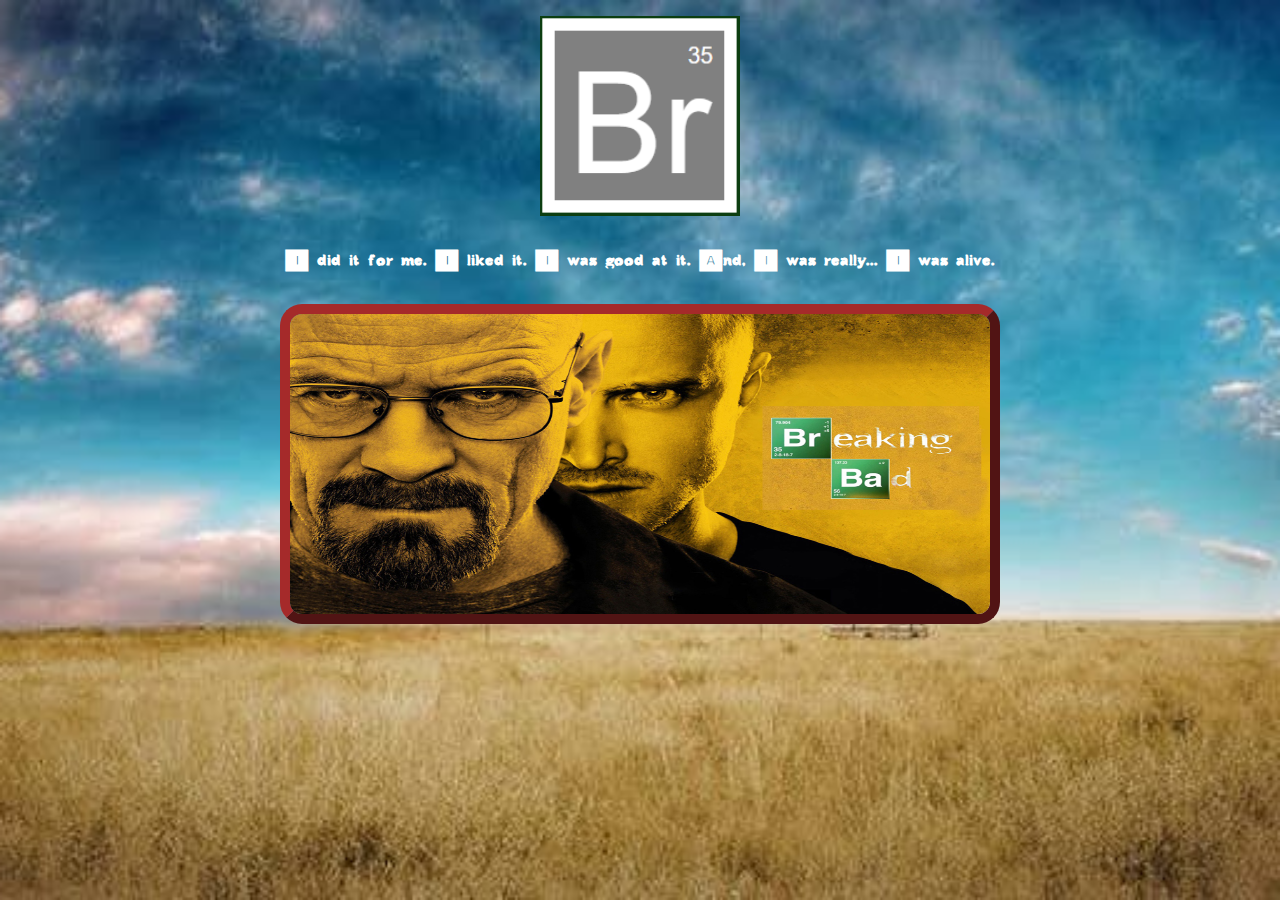
<file: index.html>
<!DOCTYPE html>
<html lang="en">

<head>
    <meta charset="UTF-8">
    <meta name="viewport" content="width=device-width, initial-scale=1.0">
    <link rel="stylesheet" href="CSS/style.css">
    <link rel="shortcut icon" href="img/icon.png" type="image/x-icon">

    <title>Breaking Bad</title>
</head>

<body class="index">
    <div class="logo"></div>
    <h1 id="frase1">I did it for me. I liked it. I was good at it. And, I was really... I was alive.</h1>
    <div class="padding_contenedor">
        <img src="img/poster.jpg" alt="Breaking_Bad" id="poster" usemap="#poster">
        <map name="poster">
            <area shape="rect" coords="485,103,680,155" href="formulario.html" target="_blank" alt="Breaking">
            <area shape="rect" coords="550,105,630,189" href="tabla.html" target="_blank" alt="Bad">
        </map>
    </div>
</body>

</html>
</file>
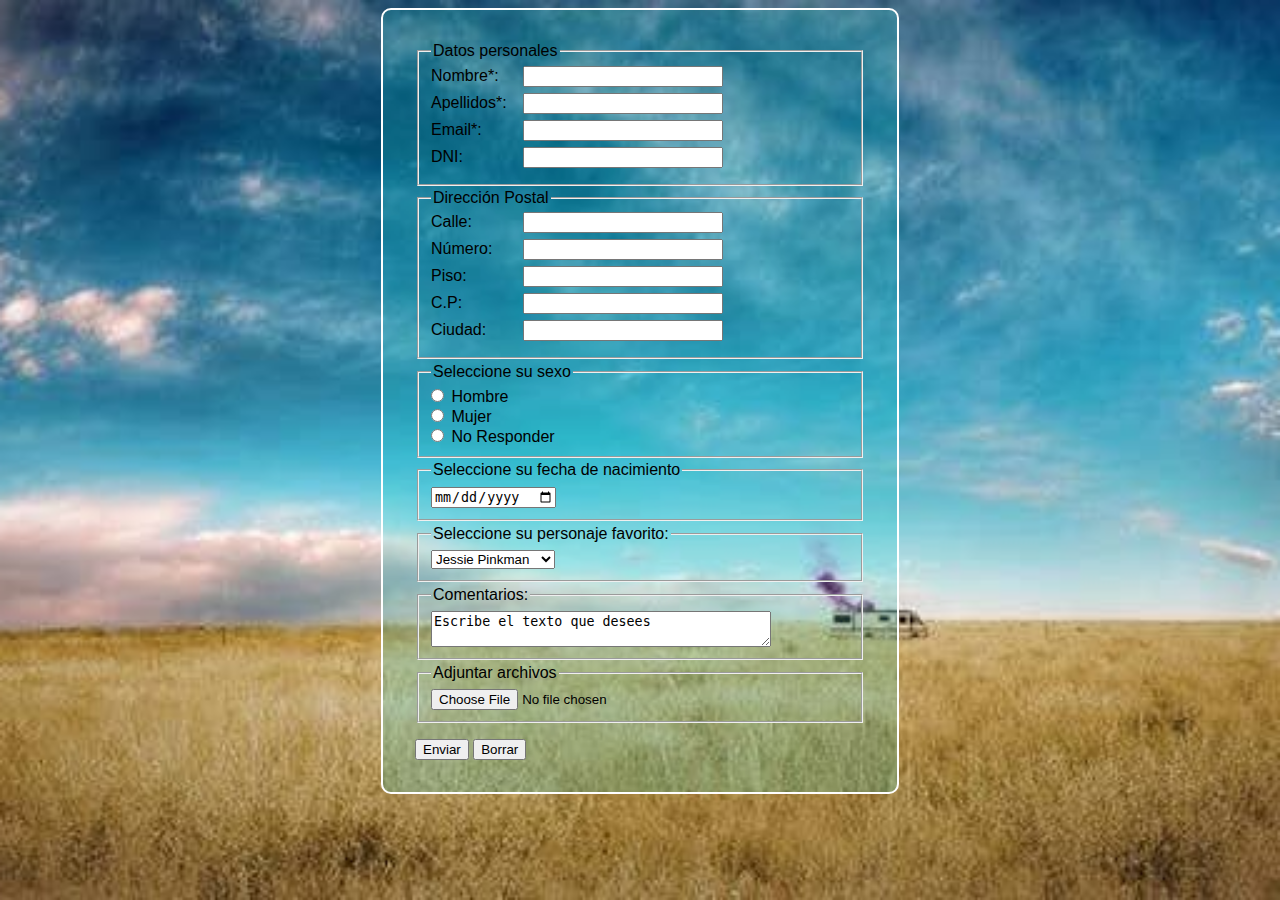
<file: formulario.html>
<!DOCTYPE html>
<html lang="en">

<head>
    <meta charset="UTF-8">
    <meta name="viewport" content="width=device-width, initial-scale=1.0">
    <title>Breaking Bad - Que comience el juego!</title>
    <link rel="stylesheet" href="CSS/style.css">
    <link rel="shortcut icon" href="img/icon.png" type="image/x-icon">
</head>

<body>
    <form action="raul.rodriguez@proeducaglobal.com">
        <fieldset>
            <legend>Datos personales</legend>
            <div class="campo">
                <label for="nombre">Nombre*:</label>
                <input type="text" id="nombre" name="nombre" required>
            </div>
            <div class="campo">
                <label for="apellidos">Apellidos*:</label>
                <input type="text" id="apellidos" name="apellidos" required>
            </div>
            <div class="campo">
                <label for="email">Email*:</label>
                <input type="email" id="email" name="email" required>
            </div>
            <div class="campo">
                <label for="dni">DNI:</label>
                <input type="text" id="dni" name="dni">
            </div>
        </fieldset>

        <fieldset>
            <legend>Dirección Postal</legend>
            <div class="campo">
                <label for="calle">Calle:</label>
                <input type="text" id="calle" name="calle">
            </div>
            <div class="campo">
                <label for="número">Número:</label>
                <input type="text" id="número" name="número">
            </div>
            <div class="campo">
                <label for="piso">Piso:</label>
                <input type="text" id="piso" name="piso">
            </div>
            <div class="campo">
                <label for="cp">C.P:</label>
                <input type="text" id="cp" name="cp">
            </div>
            <div class="campo">
                <label for="ciudad">Ciudad:</label>
                <input type="text" id="ciudad" name="ciudad">
            </div>
        </fieldset>

        <fieldset>
            <legend>Seleccione su sexo</legend>
            <div class="campo2">
                <input type="radio" id="sexo_h" name="sexo" value="H">
                <label for="sexo_h">Hombre</label>
            </div>

            <div class="campo2">
                <input type="radio" id="sexo_m" name="sexo" value="M">
                <label for="sexo_m">Mujer</label>
            </div>
            <div class="campo2">
                <input type="radio" id="sexo_nr" name="sexo" value="NR">
                <label for="sexo_nr">No Responder</label>
            </div>
        </fieldset>

        <fieldset>
            <legend>Seleccione su fecha de nacimiento</legend>
            <div class="campo3">
                <input type="date" name="fecha" id="fecha">
            </div>
        </fieldset>

        <fieldset>
            <legend>Seleccione su personaje favorito:</legend>
            <div class="campo3">

                <select name="sistemas">
                    <option value="1">Jessie Pinkman</option>
                    <option value="2">Walter White</option>
                    <option value="3">Saul Goodman</option>
                    <option value="4">Gustavo Fring</option>
                    <option value="5">Pollos Hermanos</option>
                    <option value="5">Otros personajes</option>
                </select>
            </div>
        </fieldset>
        <fieldset>
            <legend>Comentarios:</legend>
            <div class="campo3">
                <textarea name="Libertad">Escribe el texto que desees</textarea>
            </div>
        </fieldset>
        <fieldset>
            <legend>Adjuntar archivos</legend>
            <div class="campo3">
                <input type="file" name="file" id="file">
            </div>
        </fieldset>
        <div id="botones">
            <input type="submit" value="Enviar">
            <input type="reset" value="Borrar">
        </div>
    </form>
</body>

</html>
</file>
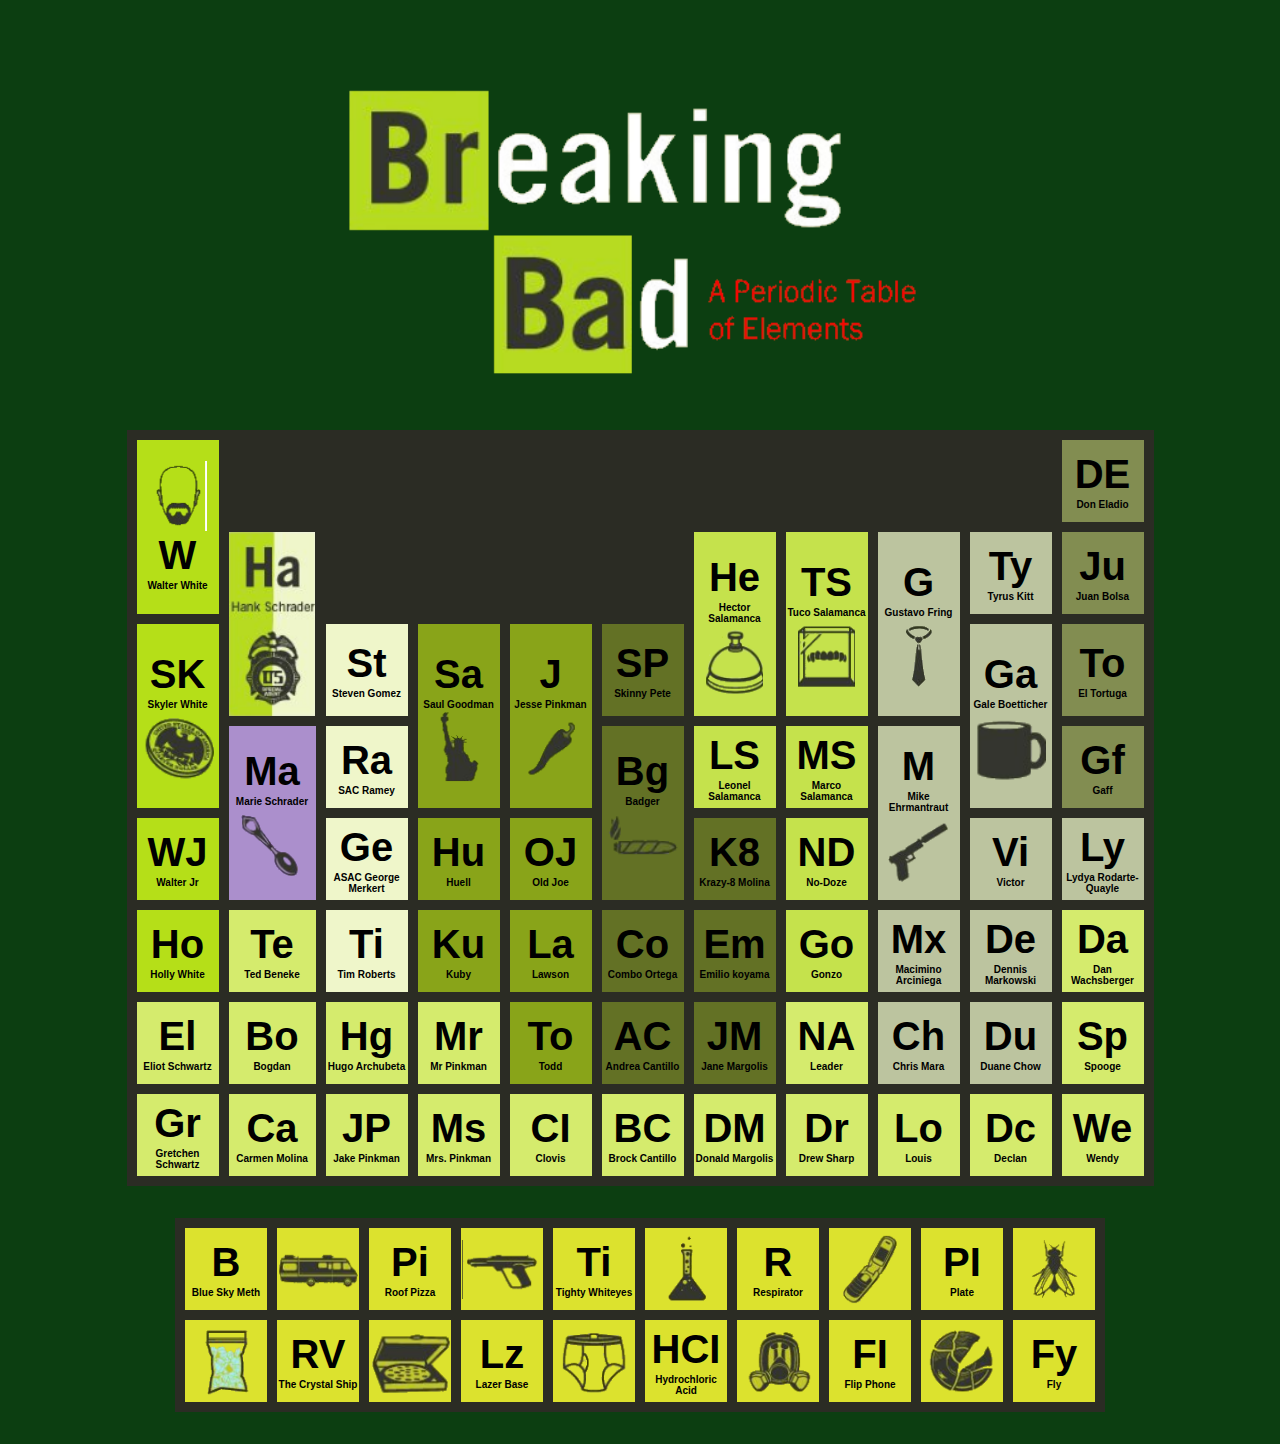
<file: tabla.html>
<!DOCTYPE html>
<html lang="en">

<head>
    <meta charset="UTF-8">
    <meta name="viewport" content="width=device-width, initial-scale=1.0">
    <link rel="stylesheet" href="CSS/style.css">
    <link rel="shortcut icon" href="img/icon.png" type="image/x-icon">
    <title>Tabla Periódica Breaking Bad</title>
</head>

<body class="tabla">
    <div class="cabecero_tabla"></div>
    <table>
        <tbody>
            <tr>
                <td rowspan="2" class="oliva">
                    <div id="walter" class="simbolos_size"></div>
                    <div class="letras">W</div>
                    <div class="nombre">Walter White</div>
                </td>
                <td class="black">&nbsp;</td>
                <td rowspan="2"></td>
                <td rowspan="2"></td>
                <td rowspan="2"></td>
                <td rowspan="2"></td>
                <td>&nbsp;</td>
                <td>&nbsp;</td>
                <td>&nbsp;</td>
                <td>&nbsp;</td>
                <td class="oliva5">
                    <div class="letras">DE</div>
                    <div class="nombre">Don Eladio</div>
                </td>
            </tr>
            <tr>
                <td rowspan="2" id="hank"></td>
                <td rowspan="2" class="oliva4">
                    <div class="letras">He</div>
                    <div class="nombre">Hector Salamanca </div>
                    <div id="hector" class="simbolos_size"></div>
                </td>
                <td rowspan="2" class="oliva4">
                    <div class="letras">TS</div>
                    <div class="nombre">Tuco Salamanca </div>
                    <div id="tuco" class="simbolos_size"></div>
                </td>
                <td rowspan="2" class="gris">
                    <div class="letras">G</div>
                    <div class="nombre">Gustavo Fring </div>
                    <div id="gustavo" class="simbolos_size"></div>
                </td>
                <td class="gris">
                    <div class="letras">Ty</div>
                    <div class="nombre">Tyrus Kitt</div>
                </td>
                <td class="oliva5">
                    <div class="letras">Ju</div>
                    <div class="nombre">Juan Bolsa</div>
                </td>
            </tr>
            <tr>
                <td rowspan="2" class="oliva">
                    <div class="letras">SK</div>
                    <div class="nombre">Skyler White </div>
                    <div id="skyler" class="simbolos_size"></div>
                </td>
                <td class="claro">
                    <div class="letras">St</div>
                    <div class="nombre">Steven Gomez</div>
                </td>
                <td rowspan="2" class="oliva3">
                    <div class="letras">Sa</div>
                    <div class="nombre">Saul Goodman </div>
                    <div id="saul" class="simbolos_size"></div>
                </td>
                <td rowspan="2" class="oliva3">
                    <div class="letras">J</div>
                    <div class="nombre">Jesse Pinkman </div>
                    <div id="jesse" class="simbolos_size"></div>
                </td>
                <td class="oliva2">
                    <div class="letras">SP</div>
                    <div class="nombre">Skinny Pete</div>
                </td>
                <td rowspan="2" class="gris">
                    <div class="letras">Ga</div>
                    <div class="nombre">Gale Boetticher </div>
                    <div id="gale" class="simbolos_size"></div>
                </td>
                <td class="oliva5">
                    <div class="letras">To</div>
                    <div class="nombre">El Tortuga</div>
                </td>
            </tr>
            <tr>
                <td rowspan="2" class="morado">
                    <div class="letras">Ma</div>
                    <div class="nombre">Marie Schrader</div>
                    <div id="marie" class="simbolos_size"></div>

                </td>
                <td class="claro">
                    <div class="letras">Ra</div>
                    <div class="nombre">SAC Ramey </div>
                </td>
                <td rowspan="2" class="oliva2">
                    <div class="letras">Bg</div>
                    <div class="nombre">Badger</div>
                    <div id="badger" class="simbolos_size"></div>
                </td>
                <td class="oliva4">
                    <div class="letras">LS</div>
                    <div class="nombre">Leonel Salamanca</div>
                </td>
                <td class="oliva4">
                    <div class="letras">MS</div>
                    <div class="nombre">Marco Salamanca</div>
                </td>
                <td rowspan="2" class="gris">
                    <div class="letras">M</div>
                    <div class="nombre">Mike Ehrmantraut</div>
                    <div id="mike" class="simbolos_size"></div>
                </td>
                <td class="oliva5">
                    <div class="letras">Gf</div>
                    <div class="nombre">Gaff</div>
                </td>
            </tr>
            <tr>
                <td class="oliva">
                    <div class="letras">WJ</div>
                    <div class="nombre">Walter Jr</div>
                </td>
                <td class="claro">
                    <div class="letras">Ge</div>
                    <div class="nombre">ASAC George Merkert</div>
                </td>
                <td class="oliva3">
                    <div class="letras">Hu</div>
                    <div class="nombre">Huell</div>
                </td>
                <td class="oliva3">
                    <div class="letras">OJ</div>
                    <div class="nombre">Old Joe</div>
                </td>
                <td class="oliva2">
                    <div class="letras">K8</div>
                    <div class="nombre">Krazy-8 Molina</div>
                </td>
                <td class="oliva4">
                    <div class="letras">ND</div>
                    <div class="nombre">No-Doze</div>
                </td>
                <td class="gris">
                    <div class="letras">Vi</div>
                    <div class="nombre">Victor</div>
                </td>
                <td class="gris">
                    <div class="letras">Ly</div>
                    <div class="nombre">Lydya Rodarte-Quayle</div>
                </td>
            </tr>
            <tr>
                <td class="oliva">
                    <div class="letras">Ho</div>
                    <div class="nombre">Holly White</div>
                </td>
                <td class="beige">
                    <div class="letras">Te</div>
                    <div class="nombre">Ted Beneke</div>
                </td>
                <td class="claro">
                    <div class="letras">Ti</div>
                    <div class="nombre">Tim Roberts</div>
                </td>
                <td class="oliva3">
                    <div class="letras">Ku</div>
                    <div class="nombre">Kuby</div>
                </td>
                <td class="oliva3">
                    <div class="letras">La</div>
                    <div class="nombre">Lawson</div>
                </td>
                <td class="oliva2">
                    <div class="letras">Co</div>
                    <div class="nombre">Combo Ortega</div>
                </td>
                <td class="oliva2">
                    <div class="letras">Em</div>
                    <div class="nombre">Emilio koyama</div>
                </td>
                <td class="oliva4">
                    <div class="letras">Go</div>
                    <div class="nombre">Gonzo</div>
                </td>
                <td class="gris">
                    <div class="letras">Mx</div>
                    <div class="nombre">Macimino Arciniega</div>
                </td>
                <td class="gris">
                    <div class="letras">De</div>
                    <div class="nombre">Dennis Markowski</div>
                </td>
                <td class="beige">
                    <div class="letras">Da</div>
                    <div class="nombre">Dan Wachsberger</div>
                </td>
            </tr>
            <tr>
                <td class="beige">
                    <div class="letras">El</div>
                    <div class="nombre">Eliot Schwartz</div>
                </td>
                <td class="beige">
                    <div class="letras">Bo</div>
                    <div class="nombre">Bogdan</div>
                </td>
                <td class="beige">
                    <div class="letras">Hg</div>
                    <div class="nombre">Hugo Archubeta</div>
                </td>
                <td class="beige">
                    <div class="letras">Mr</div>
                    <div class="nombre">Mr Pinkman</div>
                </td>
                <td class="oliva3">
                    <div class="letras">To</div>
                    <div class="nombre">Todd</div>
                </td>
                <td class="oliva2">
                    <div class="letras">AC</div>
                    <div class="nombre">Andrea Cantillo</div>
                </td>
                <td class="oliva2">
                    <div class="letras">JM</div>
                    <div class="nombre">Jane Margolis</div>
                </td>
                <td class="beige">
                    <div class="letras">NA</div>
                    <div class="nombre"> Leader</div>
                </td>
                <td class="gris">
                    <div class="letras">Ch</div>
                    <div class="nombre">Chris Mara</div>
                </td>
                <td class="gris">
                    <div class="letras">Du</div>
                    <div class="nombre">Duane Chow</div>
                </td>

                <td class="beige">
                    <div class="letras">Sp</div>
                    <div class="nombre">Spooge</div>
                </td>
            </tr>
            <tr>
                <td class="beige">
                    <div class="letras">Gr</div>
                    <div class="nombre">Gretchen Schwartz</div>
                </td>
                <td class="beige">
                    <div class="letras">Ca</div>
                    <div class="nombre">Carmen Molina</div>
                </td>
                <td class="beige">
                    <div class="letras">JP</div>
                    <div class="nombre">Jake Pinkman</div>
                </td>
                <td class="beige">
                    <div class="letras">Ms</div>
                    <div class="nombre">Mrs. Pinkman</div>
                </td>
                <td class="beige">
                    <div class="letras">CI</div>
                    <div class="nombre">Clovis</div>
                </td>
                <td class="beige">
                    <div class="letras">BC</div>
                    <div class="nombre">Brock Cantillo</div>
                </td>
                <td class="beige">
                    <div class="letras">DM</div>
                    <div class="nombre">Donald Margolis</div>
                </td>
                <td class="beige">
                    <div class="letras">Dr</div>
                    <div class="nombre"> Drew Sharp</div>
                </td>
                <td class="beige">
                    <div class="letras">Lo</div>
                    <div class="nombre">Louis</div>
                </td>
                <td class="beige">
                    <div class="letras">Dc</div>
                    <div class="nombre">Declan</div>
                </td>

                <td class="beige">
                    <div class="letras">We</div>
                    <div class="nombre">Wendy</div>
                </td>
            </tr>
        </tbody>
    </table>


    <table>
        <tbody>
            <tr>
                <td class="yellow">
                    <div class="letras">B</div>
                    <div class="nombre">Blue Sky Meth</div>
                </td>
                <td class="yellow">
                    <div id="bus" class="simbolos_size"></div>
                </td>
                <td class="yellow">
                    <div class="letras">Pi</div>
                    <div class="nombre">Roof Pizza</div>
                </td>
                <td class="yellow">
                    <div id="gun" class="simbolos_size"></div>
                </td>
                <td class="yellow">
                    <div class="letras">Ti</div>
                    <div class="nombre">Tighty Whiteyes</div>
                </td>
                <td class="yellow">
                    <div id="pocima" class="simbolos_size"></div>
                </td>
                <td class="yellow">
                    <div class="letras">R</div>
                    <div class="nombre">Respirator</div>
                </td>
                <td class="yellow">
                    <div id="movil" class="simbolos_size"></div>
                </td>
                <td class="yellow">
                    <div class="letras">PI</div>
                    <div class="nombre">Plate</div>
                </td>
                <td class="yellow">
                    <div id="mosca" class="simbolos_size"></div>
                </td>
            </tr>
            <tr>
                <td class="yellow">
                    <div id="cristal" class="simbolos_size"></div>
                </td>
                <td class="yellow">
                    <div class="letras">RV</div>
                    <div class="nombre">The Crystal Ship</div>
                </td>
                <td class="yellow">
                    <div id="pizza" class="simbolos_size"></div>
                </td>
                <td class="yellow">
                    <div class="letras">Lz</div>
                    <div class="nombre">Lazer Base</div>
                </td>
                <td class="yellow">
                    <div id="calzoncillos" class="simbolos_size"></div>
                </td>
                <td class="yellow">
                    <div class="letras">HCI</div>
                    <div class="nombre">Hydrochloric Acid</div>
                </td>
                <td class="yellow">
                    <div id="mask" class="simbolos_size"></div>
                </td>
                <td class="yellow">
                    <div class="letras">FI</div>
                    <div class="nombre">Flip Phone</div>
                </td>
                <td class="yellow">
                    <div id="plato" class="simbolos_size"></div>
                </td>
                <td class="yellow">
                    <div class="letras">Fy</div>
                    <div class="nombre">Fly</div>
                </td>
            </tr>
        </tbody>
    </table>
</body>

</html>
</file>
<file: CSS/style.css>
@font-face {
    font-family:"breaking-bad";
    src: url("../fonts/Breaking_Bad.ttf") format('truetype');
    font-weight: normal;
    font-style: normal;
}

:root {
    padding: 0;
    margin: 0;
    box-sizing: border-box;
}

body {
    background-image: url("../img/fondo.jpg");
    background-position: center;
    background-size: cover;
    background-repeat: no-repeat;
    background-attachment: fixed;
    font-family: "Helvetica";
}

body.tabla {
    background: #0c3e11;
}

body.index {
    font-family: "breaking-bad";
}

.logo {
    background-image: url("../img/logo.PNG");
    background-size: cover;
    background-position: center;
    width: 200px;
    height: 200px;
    margin: 1rem auto
}

#frase1 {
    text-align: center;
    color: white;
    font-weight: bold;
}

.padding_contenedor {
    padding: 0.5rem;
}

#poster {
    display: block;
    margin: auto;
    width: 700px;
    height: 300px;
    border: 10px outset brown;
    border-radius: 22px;
}


form {
    background-color: rgba(31, 216, 216, 0.2);
    width: 450px;
    height: auto;
    border: 2px solid #fff;
    border-radius: 10px;
    margin: auto;
    padding: 2rem;
}

fieldset {
    margin-bottom: 0.2rem;
}

.campo {
    display: block;
}

.campo label {
    display: inline-block;
    width: 5.5rem;
    margin-bottom: 0.5rem;

}

.campo input {
    width: 12rem;
}

.campo2 input {
    margin-left: 0;
}

.campo3 {
    margin-top: 0.1rem;
    margin-bottom: 0.1rem;
}

textarea {
    display: block;
    width: 80%;
}

#botones {
    margin-top: 1rem;
}



.cabecero_tabla {
    background-image: url("../img/cabecera.png");
    width: 720px;
    height: 300px;
    background-size: contain;
    background-repeat: no-repeat;
    background-position: center;
    margin: auto;
    margin-bottom: 50px;
    margin-top: 80px;

}

table,
td {
    border: 10px solid rgb(43, 44, 36);
    border-collapse: collapse;
    background-color: rgb(43, 44, 36);
    margin: auto;
}

table {
    margin-bottom: 2rem;
}

td {
    height: 80px;
    width: 80px;
    text-align: center;
}

.letras {
    font-size: 40px;
    font-weight: bold;
    margin-top: 2px;
}

.nombre {
    font-size: 10px;
    margin-top: 2px;
    margin-bottom: 2px;
    font-weight: bold;
}

.simbolos_size {
    height: 70px;
    width: 80px;
    background-repeat: no-repeat;
    background-size: contain;
    background-position: center;
}

#walter {
    background-image: url("../img/Tabla_Periódica/walterwhite.png");
}

#skyler {
    background-image: url("../img/Tabla_Periódica/skylerwhite.png");
}

#hank {
    background-image: url("../img/Tabla_Periódica/hankschrader.png");
    background-size: contain;
    background-position: center;
    background-repeat: no-repeat;
    height: 182px;
    width: 85px;
}

#hector {
    background-image: url("../img/Tabla_Periódica/hectorsalamanca.png");
}

#saul {
    background-image: url("../img/Tabla_Periódica/saulgoodman.png");

}

#marie {
    background-image: url("../img/Tabla_Periódica/marieschrader.png");

}

#jesse {
    background-image: url("../img/Tabla_Periódica/jessiepinkman.png");

}

#mike {
    background-image: url("../img/Tabla_Periódica/mike.png");
}

#gale {
    background-image: url("../img/Tabla_Periódica/gale.png");

}

#gustavo {
    background-image: url("../img/Tabla_Periódica/gustavofrink.png");
}

#tuco {
    background-image: url("../img/Tabla_Periódica/tucosalamanca.png");
}

#badger {
    background-image: url("../img/Tabla_Periódica/badger.png");

}

#bus {
    background-image: url("../img/Tabla_Periódica/bus.png");
}

#gun {
    background-image: url("../img/Tabla_Periódica/pistola.png");
}

#pocima {
    background-image: url("../img/Tabla_Periódica/pocima.png");
}

#movil {
    background-image: url("../img/Tabla_Periódica/movil.png");
}

#mosca {
    background-image: url("../img/Tabla_Periódica/mosca.png");
}

#cristal {
    background-image: url("../img/Tabla_Periódica/cristal.png");
}

#pizza {
    background-image: url("../img/Tabla_Periódica/pizza.png");
}

#calzoncillos {
    background-image: url("../img/Tabla_Periódica/calzoncillos.png");
}

#mask {
    background-image: url("../img/Tabla_Periódica/mascara.png");
}

#plato {
    background-image: url("../img/Tabla_Periódica/plato.png");
}


.black {
    background-color: rgb(43, 44, 36);
}

.oliva {
    background-color: rgb(181, 223, 24);
}

.beige {
    background-color: rgb(213, 235, 109);
}

.gris {
    background-color: rgb(188, 196, 159);
}

.oliva2 {
    background-color: rgb(99, 113, 37);
}

.claro {
    background-color: rgb(239, 246, 202);
}

.morado {
    background-color: rgb(171, 143, 204);
}

.oliva3 {
    background-color: rgb(137, 164, 25);
}

.oliva4 {
    background-color: rgb(197, 226, 76);
}

.oliva5 {
    background-color: rgb(130, 141, 81);
}

.yellow {
    background-color: rgb(220, 226, 46);
}
</file>
